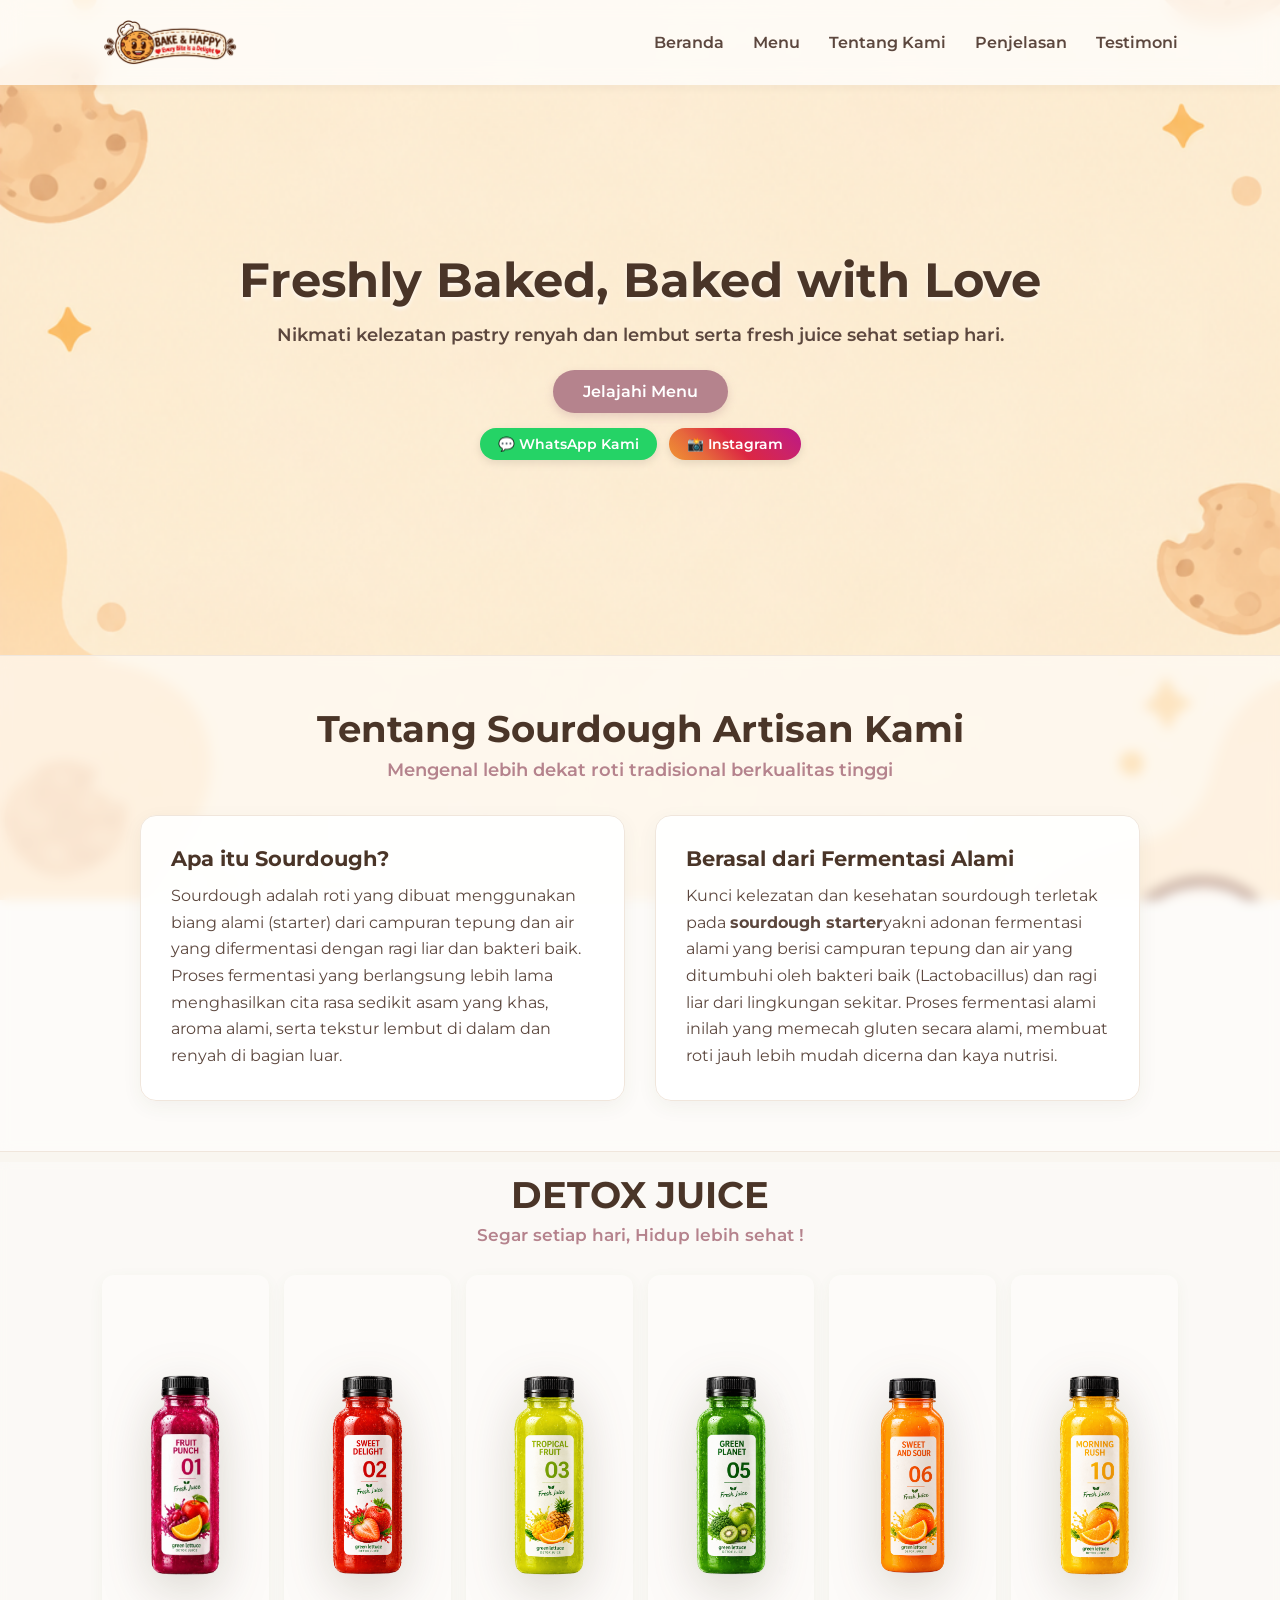
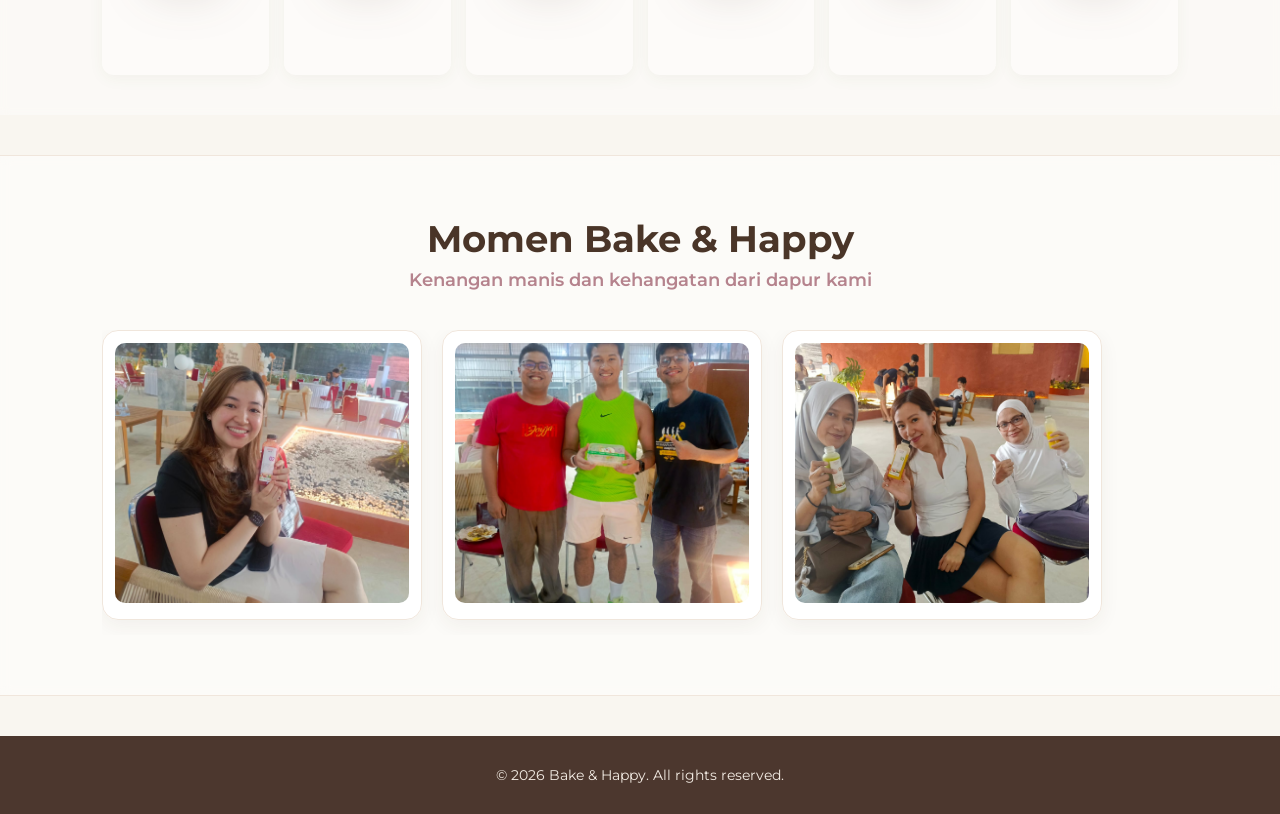
<file: index.html>
<!DOCTYPE html>
<html lang="id">
<head>
    <meta charset="UTF-8">
    <meta name="viewport" content="width=device-width, initial-scale=1.0">
    <title>Bake & Happy - Artisan Pastry & Fresh Juice</title>
    <!-- Menghubungkan ke file CSS eksternal -->
    <link rel="stylesheet" href="style.css">
    <!-- Google Fonts -->
    <link href="https://fonts.googleapis.com/css2?family=Montserrat:wght@400;600;700&display=swap" rel="stylesheet">
</head>
<body>

    <!-- Header / Navbar dengan Efek Blur -->
    <header class="navbar">
        <a href="index.html" class="logo-link">
            <img src="assets/images/banner-logo.png" alt="Bake & Happy Logo" class="navbar-logo-img">
        </a>
        <nav>
            <a href="index.html">Beranda</a>
            <a href="menu.html">Menu</a>
            <a href="about.html">Tentang Kami</a>
            <a href="#penjelasan">Penjelasan</a>
            <a href="#testimoni">Testimoni</a>
        </nav>
    </header>

    <!-- Hero Section -->
    <section id="home" class="hero">
        <div class="hero-content">
            <h1>Freshly Baked, Baked with Love</h1>
            <p>Nikmati kelezatan pastry renyah dan lembut serta fresh juice sehat setiap hari.</p>
            
            <!-- Tombol Navigasi & Sosial Media (WhatsApp & Instagram) di Bawah Teks -->
            <div class="hero-actions">
                <a href="menu.html" class="btn-primary">Jelajahi Menu</a>
                <div class="hero-social-links">
                    <a href="https://wa.me/6281382117100" target="_blank" class="social-btn whatsapp-btn">
                        💬 WhatsApp Kami
                    </a>
                    <a href="https://www.instagram.com/bake.and.happy/" target="_blank" class="social-btn instagram-btn">
                        📸 Instagram
                    </a>
                </div>
            </div>
        </div>
    </section>

    <!-- ==========================================
       SECTION PENJELASAN SOURDOUGH (BARU)
       ========================================== -->
    <section id="penjelasan" class="sourdough-explanation-section">
        <div class="explanation-container">
            <h2>Tentang Sourdough Artisan Kami</h2>
            <p class="subtitle-explanation">Mengenal lebih dekat roti tradisional berkualitas tinggi</p>
            
            <div class="explanation-content">
                <div class="explanation-card">
                    <h3>Apa itu Sourdough?</h3>
                    <p>Sourdough adalah roti yang dibuat menggunakan biang alami (starter) dari campuran tepung dan air yang difermentasi dengan ragi liar dan bakteri baik. Proses fermentasi yang berlangsung lebih lama menghasilkan cita rasa sedikit asam yang khas, aroma alami, serta tekstur lembut di dalam dan renyah di bagian luar.</p>
                </div>
                <div class="explanation-card">
                    <h3>Berasal dari Fermentasi Alami</h3>
                    <p>Kunci kelezatan dan kesehatan sourdough terletak pada <strong>sourdough starter</strong>yakni adonan fermentasi alami yang berisi campuran tepung dan air yang ditumbuhi oleh bakteri baik (Lactobacillus) dan ragi liar dari lingkungan sekitar. Proses fermentasi alami inilah yang memecah gluten secara alami, membuat roti jauh lebih mudah dicerna dan kaya nutrisi.</p>
                </div>
            </div>
        </div>
    </section>


    <!-- ==========================================
       INTERACTIVE 360° PRODUCT VIEWER SECTION (2 Botol Sejajar)
       ========================================== -->
    <section class="product-360-section">
        <div class="viewer-container">
            <h2>DETOX JUICE</h2>
            <p class="viewer-subtitle">Segar setiap hari, Hidup lebih sehat !</p>
            
            <!-- Container Grid untuk 7 Botol Sejajar -->
            <div class="bottles-grid">
                <!-- Botol 1: Sweet and Sour -->
                <div class="bottle-stage" id="bottleStage1">
                    <img src="assets/images/Fruit Punch Juice Bottle.png" alt="Fruit Punch Juice" class="interactive-bottle" id="rotatableBottle1">
                    <div class="drag-indicator"></div>
                </div>

                <!-- Botol 2: Fruit Punch -->
                <div class="bottle-stage" id="bottleStage2">
                    <img src="assets/images/Sweet Delight Fresh Juice Bottle.png" alt="Sweet Delight Fresh Juice Bottle" class="interactive-bottle" id="rotatableBottle2">
                    <div class="drag-indicator"></div>
                </div>

                <!-- Botol 3: Morning Rush -->
                <div class="bottle-stage" id="bottleStage3">
                    <img src="assets/images/Tropical Fruit Detox Juice Bottle.png" alt="Tropical Fruit Detox Juice Bottle" class="interactive-bottle" id="rotatableBottle3">
                    <div class="drag-indicator"></div>
                </div>

                <!-- Botol 4: Green Planet -->
                <div class="bottle-stage" id="bottleStage4">
                    <img src="assets/images/Emerald Green Juice Bottle.png" alt="Green Planet Juice" class="interactive-bottle" id="rotatableBottle4">
                    <div class="drag-indicator"></div>
                </div>

                <!-- Botol 5: Tropical Fruit -->
                <div class="bottle-stage" id="bottleStage5">
                    <img src="assets/images/Sweet and Sour Orange Juice Bottle.png" alt="Sweet and Sour Orange Juice Bottle" class="interactive-bottle" id="rotatableBottle5">
                    <div class="drag-indicator"></div>
                </div>

                <!-- Botol 6: Sweet Delight -->
                <div class="bottle-stage" id="bottleStage6">
                    <img src="assets/images/Morning Rush Citrus Juice.png" alt="Morning Rush" class="interactive-bottle" id="rotatableBottle6">
                    <div class="drag-indicator"></div>
                </div>
            </div>
        </div>
    </section>

    <!-- ==========================================
       SECTION GALERI / MOMEN TESTIMONI (Hanya Foto)
       ========================================== -->
    <section id="testimoni" class="testimonial-section">
        <div class="testimonial-container">
            <h2>Momen Bake & Happy</h2>
            <p class="subtitle-testimonial">Kenangan manis dan kehangatan dari dapur kami</p>
            
            <div class="testimonial-photo-grid">
                <!-- Foto Momen 1 -->
                <div class="photo-card">
                    <img src="assets/images/testimonial-1.jpg" alt="Momen Bake & Happy 1" class="gallery-photo">
                </div>

                <!-- Foto Momen 2 -->
                <div class="photo-card">
                    <img src="assets/images/testimonial-2.jpg" alt="Momen Bake & Happy 2" class="gallery-photo">
                </div>

                <!-- Foto Momen 3 -->
                <div class="photo-card">
                    <img src="assets/images/testimonial-3.jpg" alt="Momen Bake & Happy 3" class="gallery-photo">
                </div>
            </div>
        </div>
    </section>

    <!-- Footer -->
    <footer>
        <p>&copy; 2026 Bake & Happy. All rights reserved.</p>
    </footer>

    <!-- Script JavaScript untuk Interaksi Putar Ketujuh Produk -->
    <script>
        function setupBottleRotation(stageId, bottleId) {
            const stage = document.getElementById(stageId);
            const bottle = document.getElementById(bottleId);
            let isHovered = false;

            if (!stage || !bottle) return;

            stage.addEventListener('mouseenter', () => {
                isHovered = true;
                stage.style.cursor = 'ew-resize';
            });

            stage.addEventListener('mouseleave', () => {
                isHovered = false;
                stage.style.cursor = 'default';
                bottle.style.transform = `rotateY(0deg) scale(1)`;
            });

            stage.addEventListener('mousemove', (e) => {
                if (!isHovered) return;
                const rect = stage.getBoundingClientRect();
                const xPos = e.clientX - rect.left;
                const width = rect.width;
                const rotationAngle = ((xPos / width) - 0.5) * 120;
                bottle.style.transform = `rotateY(${rotationAngle}deg) scale(1.08)`;
            });
        }

        // Terapkan ke ketujuh botol
        setupBottleRotation('bottleStage1', 'rotatableBottle1');
        setupBottleRotation('bottleStage2', 'rotatableBottle2');
        setupBottleRotation('bottleStage3', 'rotatableBottle3');
        setupBottleRotation('bottleStage4', 'rotatableBottle4');
        setupBottleRotation('bottleStage5', 'rotatableBottle5');
        setupBottleRotation('bottleStage6', 'rotatableBottle6');
    </script>
</body>
</html>
</file>
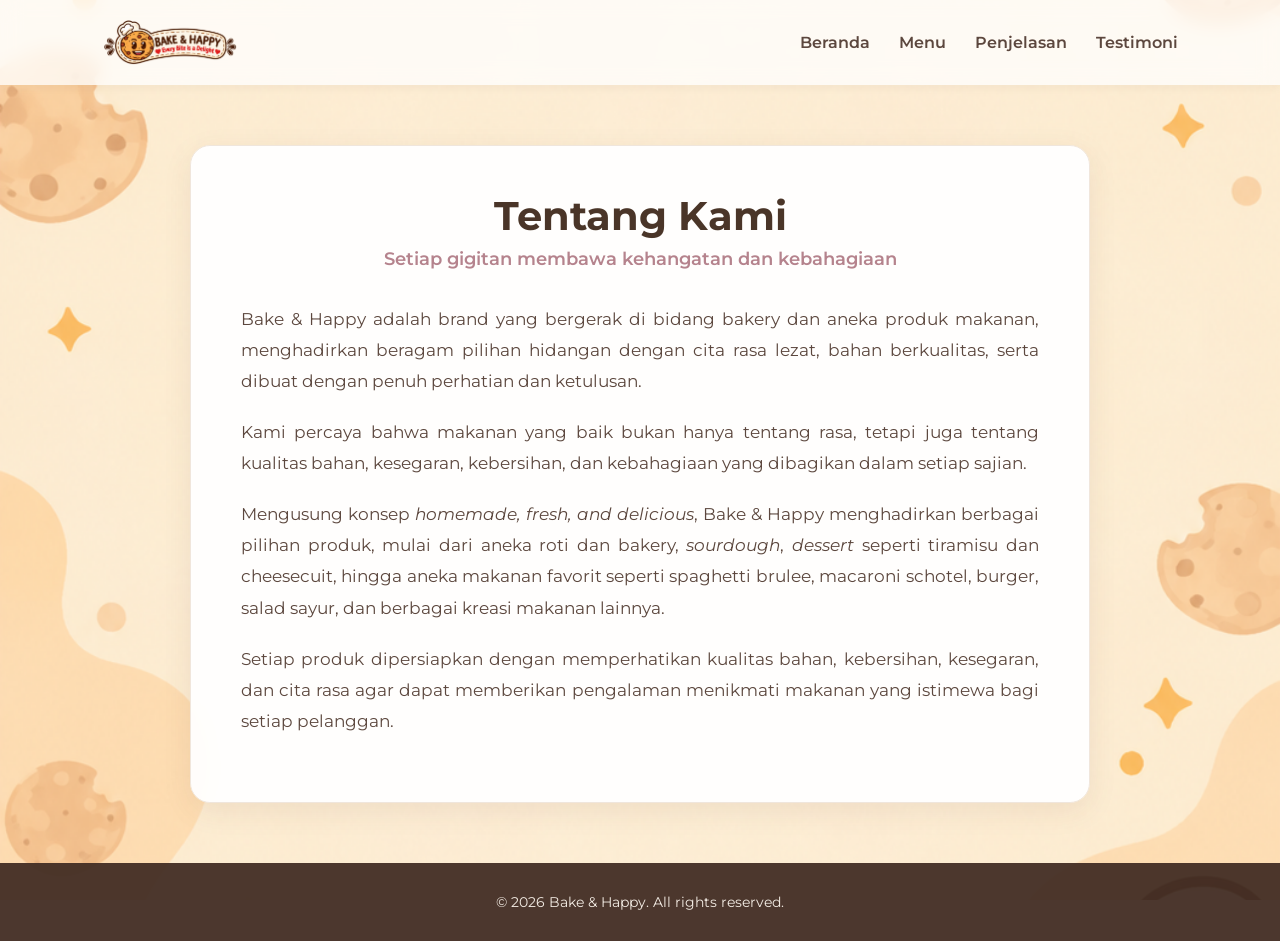
<file: about.html>
<!DOCTYPE html>
<html lang="id">
<head>
    <meta charset="UTF-8">
    <meta name="viewport" content="width=device-width, initial-scale=1.0">
    <title>Tentang Kami - Bake & Happy</title>
    <!-- Menghubungkan ke file CSS yang sama -->
    <link rel="stylesheet" href="style.css">
    <!-- Google Fonts -->
    <link href="https://fonts.googleapis.com/css2?family=Montserrat:wght@400;500;600;700&display=swap" rel="stylesheet">
    <!-- GSAP Library CDN -->
    <script src="https://cdnjs.cloudflare.com/ajax/libs/gsap/3.12.2/gsap.min.js"></script>
</head>
<body>

    <!-- Header / Navbar -->
    <header class="navbar">
        <a href="index.html" class="logo-link">
            <img src="assets/images/banner-logo.png" alt="Bake & Happy Logo" class="navbar-logo-img">
        </a>
        <nav>
            <a href="index.html">Beranda</a>
            <a href="menu.html">Menu</a>
            <a href="#penjelasan">Penjelasan</a>
            <a href="#testimoni">Testimoni</a>
        </nav>
    </header>

    <!-- About Section Content -->
    <section class="about-page-section">
        <div class="about-container">
            <h2>Tentang Kami</h2>
            <p class="subtitle-about">Setiap gigitan membawa kehangatan dan kebahagiaan</p>
            
            <div class="about-content-grid">
                <div class="about-text">
                    <p>
                        Bake & Happy adalah brand yang bergerak di bidang bakery dan aneka produk makanan, menghadirkan beragam pilihan hidangan dengan cita rasa lezat, bahan berkualitas, serta dibuat dengan penuh perhatian dan ketulusan.
                    </p>
                    <p>
                        Kami percaya bahwa makanan yang baik bukan hanya tentang rasa, tetapi juga tentang kualitas bahan, kesegaran, kebersihan, dan kebahagiaan yang dibagikan dalam setiap sajian.
                    </p>
                    <p>
                        Mengusung konsep <em>homemade, fresh, and delicious</em>, Bake & Happy menghadirkan berbagai pilihan produk, mulai dari aneka roti dan bakery, <em>sourdough</em>, <em>dessert</em> seperti tiramisu dan cheesecuit, hingga aneka makanan favorit seperti spaghetti brulee, macaroni schotel, burger, salad sayur, dan berbagai kreasi makanan lainnya.
                    </p>
                    <p>
                        Setiap produk dipersiapkan dengan memperhatikan kualitas bahan, kebersihan, kesegaran, dan cita rasa agar dapat memberikan pengalaman menikmati makanan yang istimewa bagi setiap pelanggan.
                    </p>
                </div>
            </div>
        </div>
    </section>

    <!-- Footer -->
    <footer>
        <p>&copy; 2026 Bake & Happy. All rights reserved.</p>
    </footer>

    <!-- JavaScript untuk update keranjang di navbar -->
    <script src="script.js"></script>
</body>
</html>
</file>
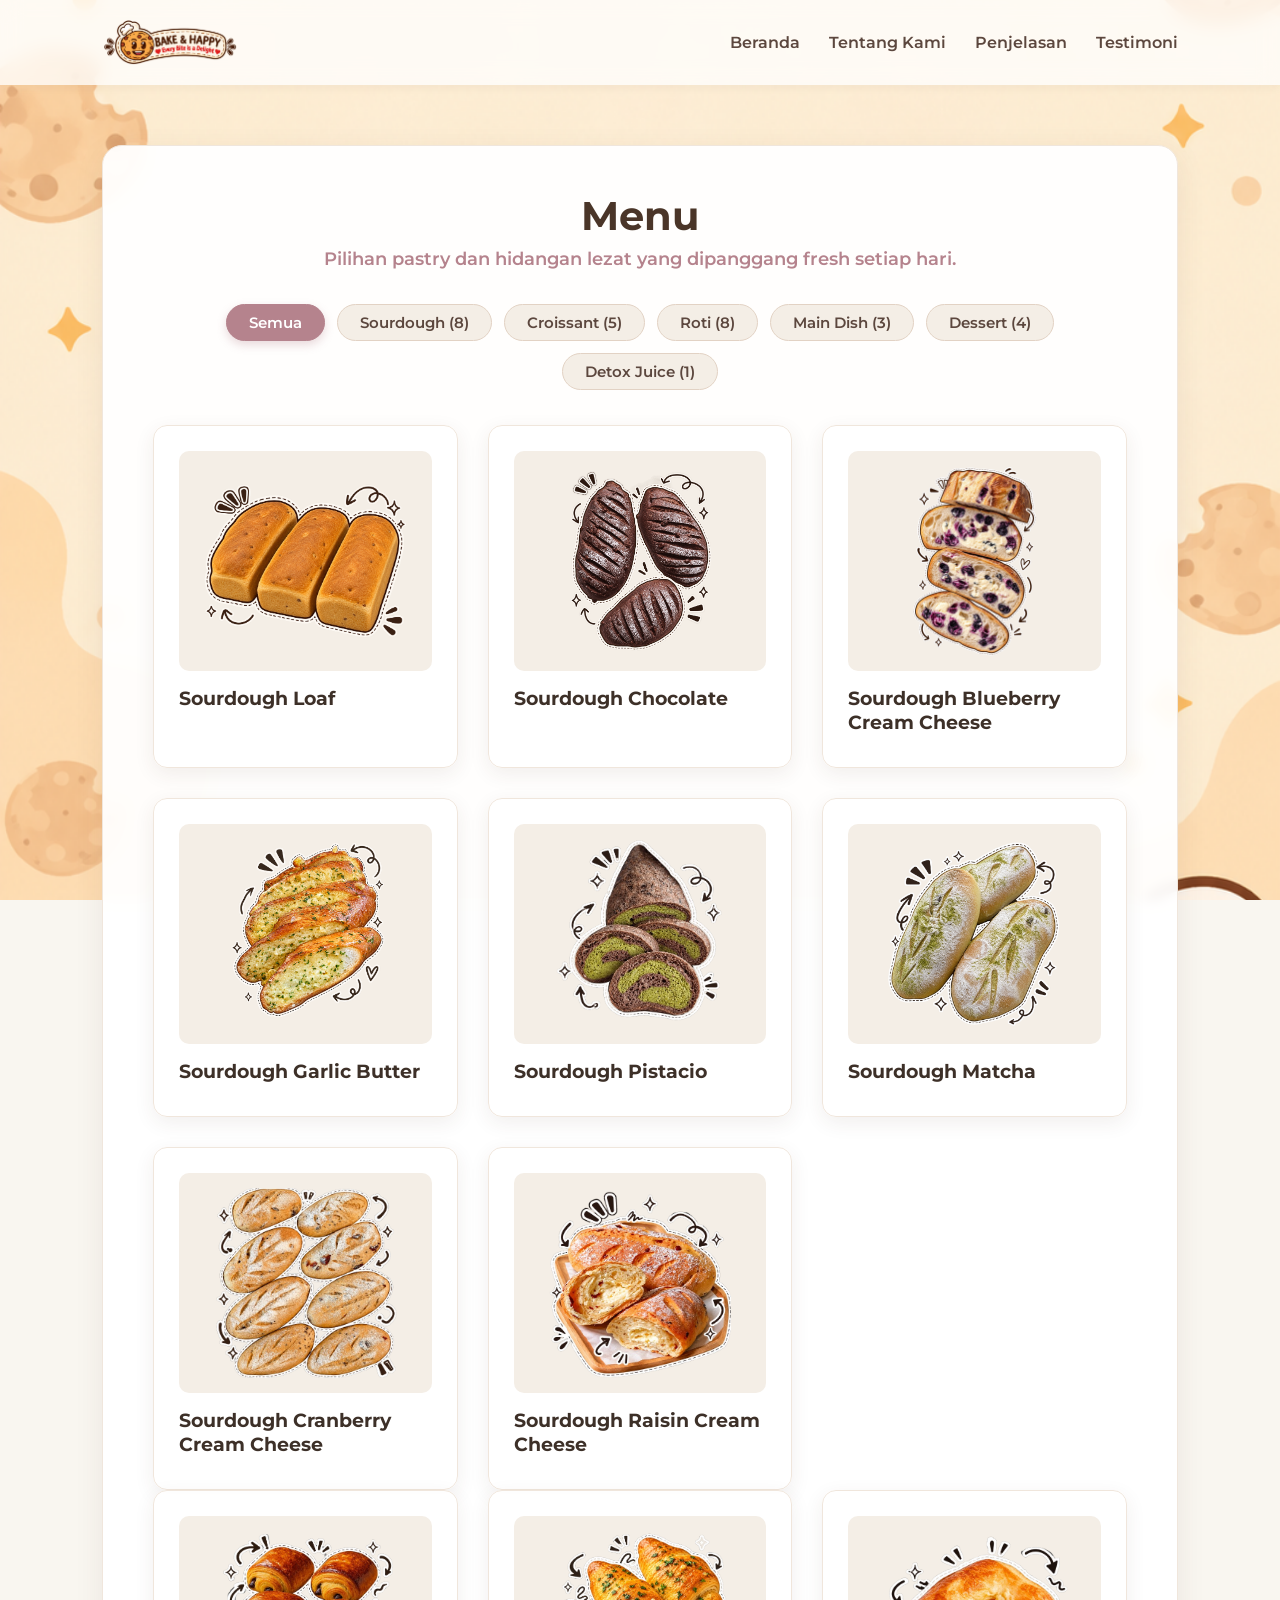
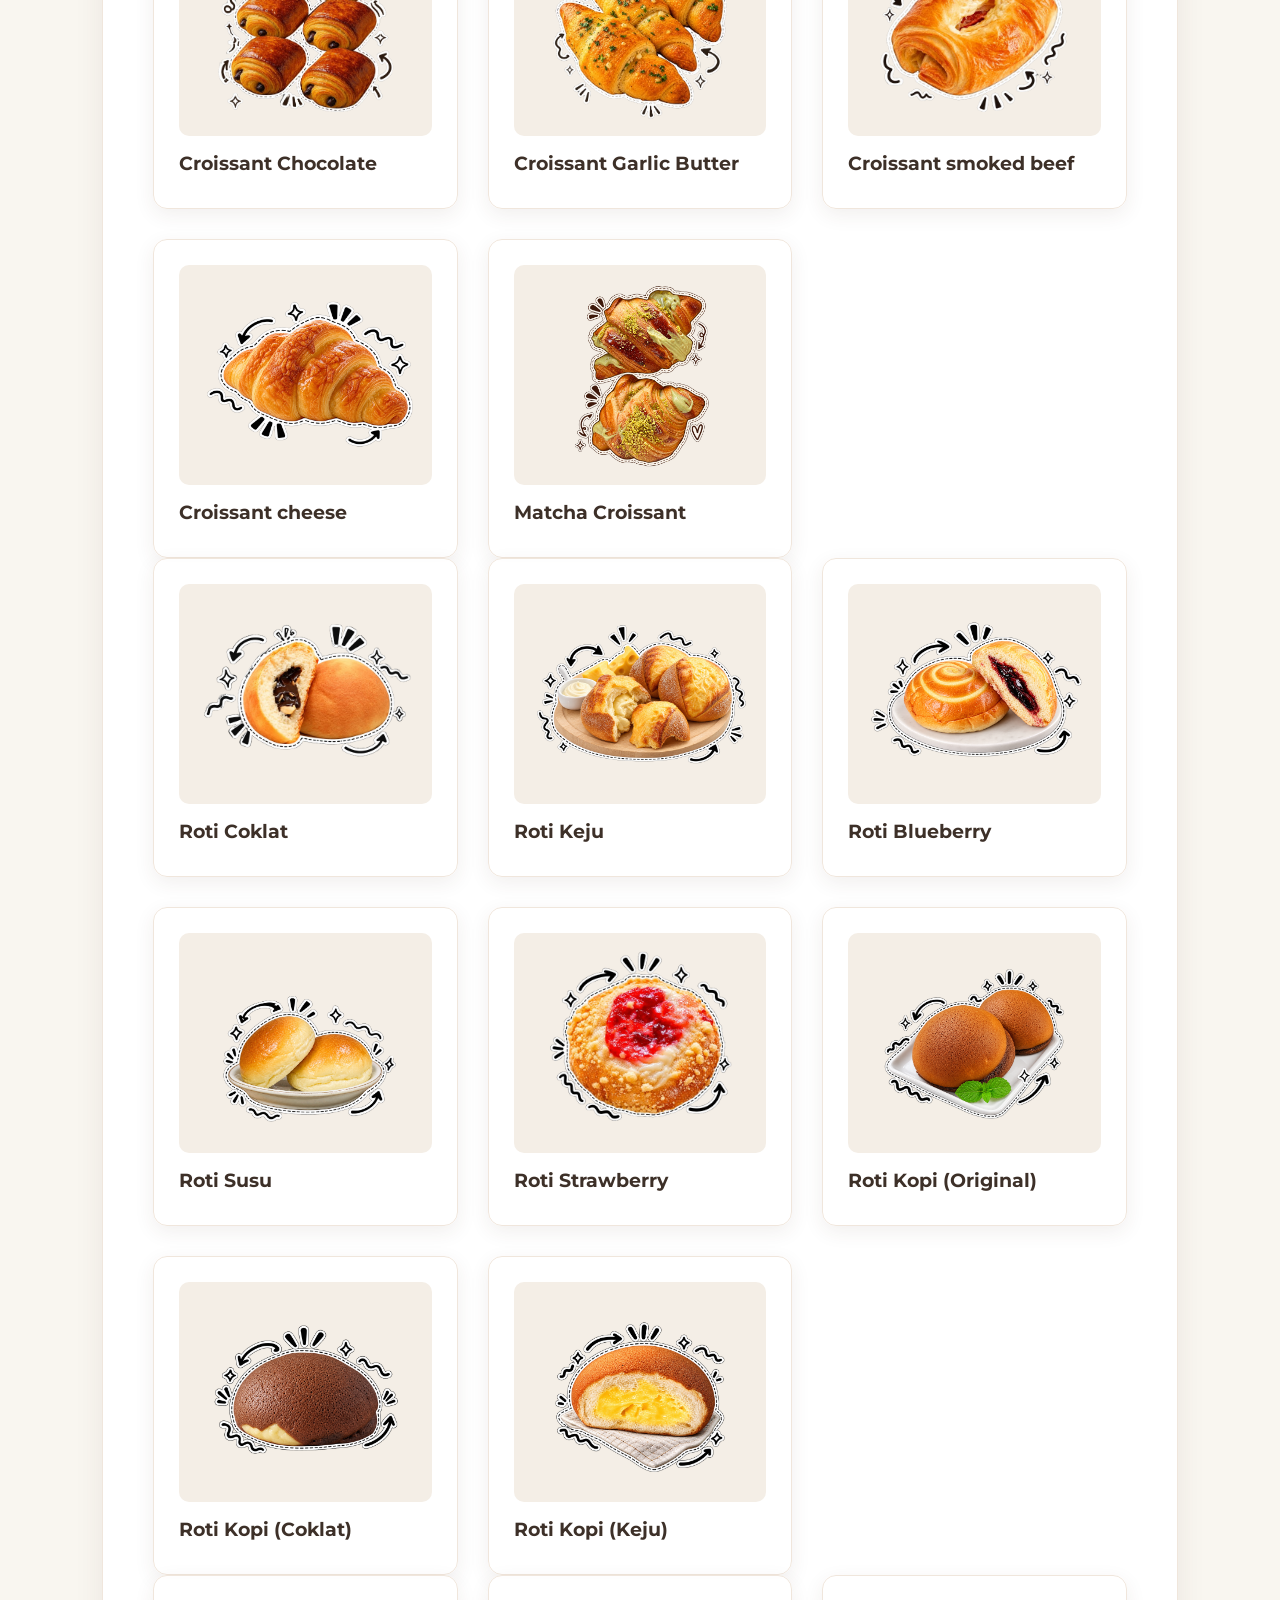
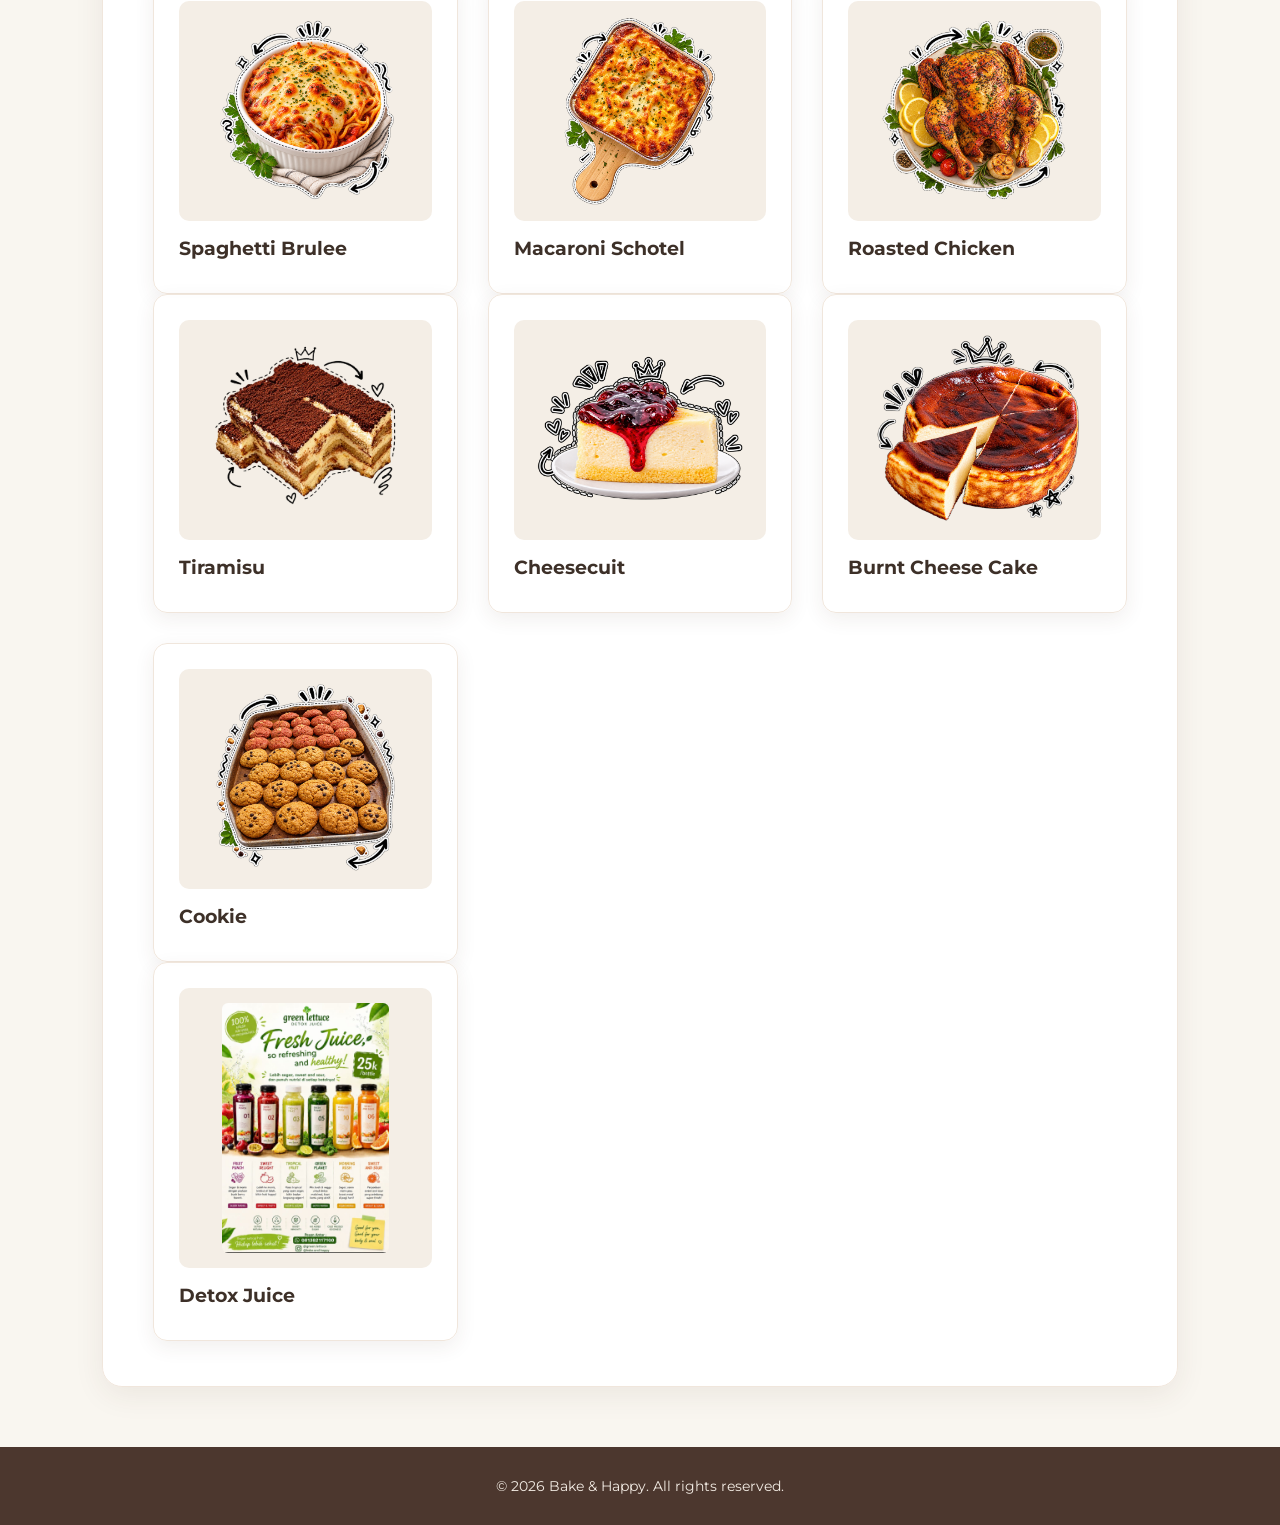
<file: menu.html>
<!DOCTYPE html>
<html lang="id">
<head>
    <meta charset="UTF-8">
    <meta name="viewport" content="width=device-width, initial-scale=1.0">
    <title>Menu - Bake & Happy</title>
    <!-- Menghubungkan ke file CSS yang sama -->
    <link rel="stylesheet" href="style.css">
    <!-- Google Fonts Montserrat -->
    <link href="https://fonts.googleapis.com/css2?family=Montserrat:wght@400;500;600;700&display=swap" rel="stylesheet">
    <!-- GSAP Library CDN -->
    <script src="https://cdnjs.cloudflare.com/ajax/libs/gsap/3.12.2/gsap.min.js"></script>
</head>
<body>

   <!-- Header / Navbar -->
<header class="navbar">
    <a href="index.html" class="logo-link">
        <img src="assets/images/banner-logo.png" alt="Bake & Happy Logo" class="navbar-logo-img">
    </a>
    <nav>
        <a href="index.html">Beranda</a>
        <a href="about.html">Tentang Kami</a>
        <a href="#penjelasan">Penjelasan</a>
        <a href="#testimoni">Testimoni</a>
    </nav>
</header>

<!-- Menu Page Section -->
<section class="menu-page-section">
    <div class="menu-container">
        <h2>Menu</h2>
        <p class="subtitle-menu">Pilihan pastry dan hidangan lezat yang dipanggang fresh setiap hari.</p>
        
        <!-- Tombol Filter Kategori -->
        <div class="category-tabs">
            <button class="tab-btn active" data-category="all">Semua</button>
            <button class="tab-btn" data-category="sourdough">Sourdough (8)</button>
            <button class="tab-btn" data-category="croissant">Croissant (5)</button>
            <button class="tab-btn" data-category="roti">Roti (8)</button>
            <button class="tab-btn" data-category="maindish">Main Dish (3)</button>
            <button class="tab-btn" data-category="dessert">Dessert (4)</button>
            <button class="tab-btn" data-category="detoxjuice">Detox Juice (1)</button>
        </div>

        <!-- ================= SECTION 1: SOURDOUGH (8 Varian) ================= -->
        <div class="menu-category-section" data-section="sourdough">
            <h3 class="category-heading"></h3>
            <div class="product-grid">
                <div class="product-card" data-category="sourdough">
                    <div class="product-img-container"><img src="assets/images/Sourdough loaf.png" alt="Classic Country Sourdough" class="product-img"></div>
                    <h3>Sourdough Loaf</h3>
                </div>
                <div class="product-card" data-category="sourdough">
                    <div class="product-img-container"><img src="assets/images/chocolate.png" alt="Seedy Whole Wheat" class="product-img"></div>
                    <h3>Sourdough Chocolate</h3>
                </div>
                <div class="product-card" data-category="sourdough">
                    <div class="product-img-container"><img src="assets/images/blueberry.png" alt="Rosemary Garlic Sourdough" class="product-img"></div>
                    <h3>Sourdough Blueberry Cream Cheese</h3>    
                </div>
                <div class="product-card" data-category="sourdough">
                    <div class="product-img-container"><img src="assets/images/garlic.png" alt="Jalapeno Cheddar Sourdough" class="product-img"></div>
                    <h3>Sourdough Garlic Butter</h3>
                </div>
                <div class="product-card" data-category="sourdough">
                    <div class="product-img-container"><img src="assets/images/pistacio.png" alt="Black Olive Sourdough" class="product-img"></div>
                    <h3>Sourdough Pistacio</h3>
                </div>
                <div class="product-card" data-category="sourdough">
                    <div class="product-img-container"><img src="assets/images/matchaa.png" alt="Cranberry Walnut Sourdough" class="product-img"></div>
                    <h3>Sourdough Matcha</h3>
                </div>
                <div class="product-card" data-category="sourdough">
                    <div class="product-img-container"><img src="assets/images/bery.png" alt="Multigrain Artisan Sourdough" class="product-img"></div>
                    <h3>Sourdough Cranberry Cream Cheese</h3>
                </div>
                <div class="product-card" data-category="sourdough">
                    <div class="product-img-container"><img src="assets/images/raisin.png" alt="Dark Rye Sourdough" class="product-img"></div>
                    <h3>Sourdough Raisin Cream Cheese</h3>
                </div>
            </div>
        </div>

        <!-- ================= SECTION 2: CROISSANT (8 Varian) ================= -->
        <div class="menu-category-section" data-section="croissant">
            <h3 class="category-heading"></h3>
            <div class="product-grid">
                <div class="product-card" data-category="croissant">
                    <div class="product-img-container"><img src="assets/images/coco.png" alt="Pistachio Croissant" class="product-img"></div>
                    <h3>Croissant Chocolate</h3>
                </div>
                <div class="product-card" data-category="croissant">
                    <div class="product-img-container"><img src="assets/images/gaa.png" alt="Almond Danish" class="product-img"></div>
                    <h3>Croissant Garlic Butter</h3>
                </div>
                <div class="product-card" data-category="croissant">
                    <div class="product-img-container"><img src="assets/images/beef.png" alt="Butter Croissant" class="product-img"></div>
                    <h3>Croissant smoked beef</h3>
                </div>
                <div class="product-card" data-category="croissant">
                    <div class="product-img-container"><img src="assets/images/ciss.png" alt="Pain au Chocolat" class="product-img"></div>
                    <h3>Croissant cheese</h3>
                </div>
                <div class="product-card" data-category="croissant">
                    <div class="product-img-container"><img src="assets/images/matcha.png" alt="Salted Caramel Croissant" class="product-img"></div>
                    <h3>Matcha Croissant</h3>
                </div>
            </div>
        </div>

        <!-- ================= SECTION 3: ROTI (8 Varian) ================= -->
        <div class="menu-category-section" data-section="roti">
            <h3 class="category-heading"></h3>
            <div class="product-grid">
                <div class="product-card" data-category="roti">
                    <div class="product-img-container"><img src="assets/images/cka.png" alt="Soft Milk Bread" class="product-img"></div>
                    <h3>Roti Coklat</h3>
                </div>
                <div class="product-card" data-category="roti">
                    <div class="product-img-container"><img src="assets/images/rc.png" alt="Japanese Shokupan" class="product-img"></div>
                    <h3>Roti Keju</h3>
                </div>
                <div class="product-card" data-category="roti">
                    <div class="product-img-container"><img src="assets/images/bl.png" alt="Garlic Cheese Bun" class="product-img"></div>
                    <h3>Roti Blueberry</h3>
                </div>
                <div class="product-card" data-category="roti">
                    <div class="product-img-container"><img src="assets/images/rs.png" alt="Sweet Chocolate Bun" class="product-img"></div>
                    <h3>Roti Susu</h3>
                </div>
                <div class="product-card" data-category="roti">
                    <div class="product-img-container"><img src="assets/images/st.png" alt="Cheese Roll" class="product-img"></div>
                    <h3>Roti Strawberry</h3>
                </div>
                <div class="product-card" data-category="roti">
                    <div class="product-img-container"><img src="assets/images/rk.png" alt="Cinnamon Roll" class="product-img"></div>
                    <h3>Roti Kopi (Original)</h3>
                </div>
                <div class="product-card" data-category="roti">
                    <div class="product-img-container"><img src="assets/images/rcka.png" alt="Roti Sobek Kelapa Pandan" class="product-img"></div>
                    <h3>Roti Kopi (Coklat)</h3>
                </div>
                <div class="product-card" data-category="roti">
                    <div class="product-img-container"><img src="assets/images/rkk.png" alt="Brioche Loaf" class="product-img"></div>
                    <h3>Roti Kopi (Keju)</h3>
                </div>
            </div>
        </div>

        <!-- ================= SECTION 4: MAIN DISH (8 Varian) ================= -->
        <div class="menu-category-section" data-section="maindish">
            <h3 class="category-heading"></h3>
            <div class="product-grid">
                <div class="product-card" data-category="maindish">
                    <div class="product-img-container"><img src="assets/images/spg.png" alt="Spaghetti Brulee" class="product-img"></div>
                    <h3>Spaghetti Brulee</h3>
                </div>
                <div class="product-card" data-category="maindish">
                    <div class="product-img-container"><img src="assets/images/mc.png" alt="Macaroni Schotel" class="product-img"></div>
                    <h3>Macaroni Schotel</h3>
                </div>
                <div class="product-card" data-category="maindish">
                    <div class="product-img-container"><img src="assets/images/rosted.png" alt="Artisan Beef Burger" class="product-img"></div>
                    <h3>Roasted Chicken</h3>
                </div>
            </div>
        </div>

        <!-- ================= SECTION 5: DESSERT (8 Varian) ================= -->
        <div class="menu-category-section" data-section="dessert">
            <h3 class="category-heading"></h3>
            <div class="product-grid">
                <div class="product-card" data-category="dessert">
                    <div class="product-img-container"><img src="assets/images/trsm.png" alt="Tiramisu Box" class="product-img"></div>
                    <h3>Tiramisu</h3>
                </div>
                <div class="product-card" data-category="dessert">
                    <div class="product-img-container"><img src="assets/images/ciscu.png" alt="Cheesecuit" class="product-img"></div>
                    <h3>Cheesecuit</h3>
                </div>
                <div class="product-card" data-category="dessert">
                    <div class="product-img-container"><img src="assets/images/bcc.png" alt="Matcha Ganache Tart" class="product-img"></div>
                    <h3>Burnt Cheese Cake</h3>
                </div>
                <div class="product-card" data-category="dessert">
                    <div class="product-img-container"><img src="assets/images/cookie.png" alt="Basque Burnt Cheesecake" class="product-img"></div>
                    <h3>Cookie</h3>
                </div>
            </div>
        </div>

        <!-- ================= SECTION 6: DETOX JUICE ================= -->
        <div class="menu-category-section" data-section="detoxjuice">
            <h3 class="category-heading"></h3>
            <div class="product-grid">
                <div class="product-card" data-category="detoxjuice">
                    <div class="product-img-container">
                        <img src="assets/images/detox.png" alt="Green Glow Detox" class="product-img" id="detoxImg">
                    </div>
                    <h3>Detox Juice</h3>
                </div>
            </div>
        </div>

    </div>
</section>

<!-- Modal Lightbox untuk Zoom Gambar Detox -->
<div id="imageModal" class="image-modal">
    <span class="modal-close">&times;</span>
    <img class="modal-content" id="modalImg" alt="Detox Juice Zoom">
</div>

<!-- Footer -->
<footer>
    <p>&copy; 2026 Bake & Happy. All rights reserved.</p>
</footer>

<!-- JavaScript untuk filter kategori & zoom detox.png -->
<script>
    // Filter Kategori Menu
    const tabButtons = document.querySelectorAll('.tab-btn');
    const categorySections = document.querySelectorAll('.menu-category-section');

    tabButtons.forEach(button => {
        button.addEventListener('click', () => {
            tabButtons.forEach(btn => btn.classList.remove('active'));
            button.classList.add('active');

            const selectedCategory = button.getAttribute('data-category');

            categorySections.forEach(section => {
                const sectionName = section.getAttribute('data-section');
                if (selectedCategory === 'all' || sectionName === selectedCategory) {
                    section.style.display = 'block';
                } else {
                    section.style.display = 'none';
                }
            });
        });
    });

    // Fitur Klik Gambar Detox (detox.png) agar Membesar (Lightbox Modal)
    const modal = document.getElementById('imageModal');
    const modalImg = document.getElementById('modalImg');
    const closeBtn = document.querySelector('.modal-close');
    const detoxImg = document.getElementById('detoxImg');

    if (detoxImg) {
        detoxImg.style.cursor = 'pointer';
        detoxImg.addEventListener('click', () => {
            modal.style.display = 'flex';
            modalImg.src = detoxImg.src;
        });
    }

    if (closeBtn) {
        closeBtn.addEventListener('click', () => {
            modal.style.display = 'none';
        });
    }

    if (modal) {
        modal.addEventListener('click', (e) => {
            if (e.target === modal) {
                modal.style.display = 'none';
            }
        });
    }
</script>
</body>
</html>
</file>
<file: style.css>
* {
    margin: 0;
    padding: 0;
    box-sizing: border-box;
}

body {
    font-family: 'Montserrat', sans-serif;
    background-color: #F9F6F0;
    background-image: url('assets/images/bg-bakery.png');
    background-size: cover;
    background-position: center;
    background-attachment: fixed;
    color: #3d3028;
    min-height: 100vh;
}

h1, h2, h3 {
    font-family: 'Montserrat', sans-serif;
    font-weight: 700;
}

/* Navbar dengan efek blur (glassmorphism) */
.navbar {
    display: flex;
    justify-content: space-between;
    align-items: center;
    padding: 20px 8%;
    background-color: rgba(255, 255, 255, 0.75); /* Warna putih semi-transparan */
    backdrop-filter: blur(10px); /* Efek blur di belakang navbar */
    -webkit-backdrop-filter: blur(10px); /* Dukungan untuk Safari */
    box-shadow: 0 2px 10px rgba(61, 48, 40, 0.05);
    position: sticky;
    top: 0;
    z-index: 100;
}

.logo {
    font-size: 1.4rem;
    font-weight: 700;
    color: #6b4432;
}

.navbar nav a {
    margin-left: 25px;
    text-decoration: none;
    color: #5c473e;
    font-weight: 600;
    transition: color 0.3s;
}

.navbar nav a:hover {
    color: #b5838d;
}

/* Hero Section */
.hero {
    height: 60vh;
    display: flex;
    align-items: center;
    justify-content: center;
    text-align: center;
    color: #4a3528;
    padding: 0 20px;
}

.hero-content h1 {
    font-size: 3rem;
    margin-bottom: 15px;
    color: #4a3528;
    text-shadow: 0 2px 4px rgba(255, 255, 255, 0.8);
}

.hero-content p {
    font-size: 1.1rem;
    margin-bottom: 25px;
    color: #5c473e;
    font-weight: 600;
}

.btn-primary {
    display: inline-block;
    padding: 12px 30px;
    background-color: #b5838d;
    color: white;
    text-decoration: none;
    border-radius: 25px;
    font-weight: 600;
    transition: background 0.3s, transform 0.2s;
    box-shadow: 0 4px 10px rgba(181, 131, 141, 0.3);
}

.btn-primary:hover {
    background-color: #9c6c77;
    transform: translateY(-2px);
}

/* Product Grid (3 Kolom Berjajar ke Samping) */
.product-grid {
    display: grid;
    grid-template-columns: repeat(3, 1fr);
    gap: 30px;
    width: 100%;
}

@media (max-width: 900px) {
    .product-grid {
        grid-template-columns: repeat(auto-fit, minmax(280px, 1fr));
    }
}

.product-card {
    background: rgba(255, 255, 255, 0.92);
    backdrop-filter: blur(4px);
    padding: 25px;
    border-radius: 14px;
    box-shadow: 0 6px 20px rgba(74, 53, 40, 0.08);
    text-align: left;
    transition: transform 0.3s, box-shadow 0.3s;
    border: 1px solid #f0e6dc;
}

.product-card:hover {
    transform: translateY(-5px);
    box-shadow: 0 10px 25px rgba(74, 53, 40, 0.15);
}

.product-img-placeholder {
    height: 220px;
    background-color: #f4eee6;
    border-radius: 10px;
    margin-bottom: 15px;
    display: flex;
    align-items: center;
    justify-content: center;
    font-size: 3.5rem;
}

.product-card h3 {
    font-size: 1.2rem;
    margin-bottom: 8px;
    color: #3d3028;
}

.price {
    font-weight: 600;
    color: #b5838d;
    margin-bottom: 15px;
    font-size: 1.05rem;
}

.btn-add {
    width: 100%;
    padding: 11px;
    background-color: #5c4033;
    color: white;
    border: none;
    border-radius: 8px;
    cursor: pointer;
    font-weight: 600;
    transition: background 0.3s;
}

.btn-add:hover {
    background-color: #432e24;
}

/* Footer */
footer {
    text-align: center;
    padding: 30px;
    background-color: rgba(67, 46, 36, 0.95);
    color: #f3ece4;
    font-size: 0.9rem;
}

/* Logo Gambar di Navbar */
.logo-link {
    display: flex;
    align-items: center;
}

.navbar-logo-img {
    height: 45px;
    width: auto;
    object-fit: contain;
}

/* Styling Halaman "Tentang Kami" (About) */
.about-page-section {
    padding: 60px 8%;
    min-height: 80vh;
    display: flex;
    align-items: center;
    justify-content: center;
}

.about-container {
    background: rgba(255, 255, 255, 0.94);
    backdrop-filter: blur(6px);
    padding: 45px 50px;
    border-radius: 20px;
    box-shadow: 0 8px 30px rgba(74, 53, 40, 0.08);
    max-width: 900px;
    width: 100%;
    border: 1px solid #f0e6dc;
}

.about-container h2 {
    font-size: 2.5rem;
    font-family: 'Montserrat', sans-serif;
    font-weight: 700;
    color: #4a3528;
    margin-bottom: 8px;
    text-align: center;
}

.subtitle-about {
    text-align: center;
    color: #b5838d;
    font-weight: 600;
    margin-bottom: 35px;
    font-size: 1.1rem;
}

.about-content-grid {
    display: flex;
    flex-direction: column;
    gap: 20px;
}

.about-text p {
    color: #5c473e;
    line-height: 1.85;
    margin-bottom: 20px;
    font-size: 1.05rem;
    text-align: justify;
}

@media (max-width: 768px) {
    .about-container {
        padding: 30px 20px;
    }
}

/* Styling Gambar Produk */
.product-img-container {
    height: 220px;
    background-color: #f4eee6;
    border-radius: 10px;
    margin-bottom: 15px;
    display: flex;
    align-items: center;
    justify-content: center;
    overflow: hidden;
    padding: 15px;
}

.product-img {
    max-height: 100%;
    max-width: 100%;
    width: auto;
    height: auto;
    object-fit: contain;
    transition: transform 0.3s ease;
}

.product-card:hover .product-img {
    transform: scale(1.06);
}

/* Styling Halaman Khusus Menu (menu.html) */
.menu-page-section {
    padding: 60px 8%;
    min-height: 80vh;
    display: flex;
    align-items: center;
    justify-content: center;
}

.menu-container {
    background: rgba(255, 255, 255, 0.94);
    backdrop-filter: blur(6px);
    padding: 45px 50px;
    border-radius: 20px;
    box-shadow: 0 8px 30px rgba(74, 53, 40, 0.08);
    max-width: 1100px;
    width: 100%;
    border: 1px solid #f0e6dc;
    text-align: center;
}

.menu-container h2 {
    font-size: 2.5rem;
    font-family: 'Montserrat', sans-serif;
    font-weight: 700;
    color: #4a3528;
    margin-bottom: 8px;
}

.subtitle-menu {
    color: #b5838d;
    font-weight: 600;
    margin-bottom: 35px;
    font-size: 1.1rem;
}

.menu-container .product-grid {
    text-align: left;
}

@media (max-width: 768px) {
    .menu-container {
        padding: 30px 20px;
    }
}

/* ==========================================
   Styling Tombol Kategori / Varian Roti di Menu
   ================================---------- */
.category-tabs {
    display: flex;
    justify-content: center;
    gap: 12px;
    margin-bottom: 35px;
    flex-wrap: wrap;
}

.tab-btn {
    padding: 8px 22px;
    background-color: #f4eee6;
    border: 1px solid #e2d2c4;
    color: #5c473e;
    font-family: 'Montserrat', sans-serif;
    font-weight: 600;
    font-size: 0.95rem;
    border-radius: 20px;
    cursor: pointer;
    transition: all 0.3s ease;
}

.tab-btn:hover {
    background-color: #b5838d;
    color: white;
    border-color: #b5838d;
}

.tab-btn.active {
    background-color: #b5838d;
    color: white;
    border-color: #b5838d;
    box-shadow: 0 4px 10px rgba(181, 131, 141, 0.3);
}

/* Memperbesar area dan tampilan gambar khusus untuk Detox Juice */
.menu-category-section[data-section="detoxjuice"] .product-img-container {
    height: 280px; /* Ditinggikan dari 220px agar poster juice tampil lebih besar */
    background-color: #f4eee6;
}

.menu-category-section[data-section="detoxjuice"] .product-img {
    max-height: 100%;
    max-width: 100%;
    object-fit: cover; /* Membuat gambar mengisi area dengan pas dan proporsional */
    border-radius: 6px;
}

.menu-category-section[data-section="detoxjuice"] .product-img-container {
    height: 280px;
    cursor: pointer;
}

.menu-category-section[data-section="detoxjuice"] .product-img {
    max-height: 100%;
    max-width: 100%;
    object-fit: cover;
    border-radius: 6px;
    transition: transform 0.3s ease;
}

.menu-category-section[data-section="detoxjuice"] .product-card:hover .product-img {
    transform: scale(1.03);
}

/* Modal Pop-up (Lightbox) Saat Gambar Ditekan */
.image-modal {
    display: none;
    position: fixed;
    z-index: 9999;
    left: 0;
    top: 0;
    width: 100%;
    height: 100%;
    background-color: rgba(0, 0, 0, 0.85);
    justify-content: center;
    align-items: center;
    backdrop-filter: blur(5px);
}

.modal-content {
    max-width: 90%;
    max-height: 85vh;
    border-radius: 12px;
    box-shadow: 0 10px 30px rgba(0, 0, 0, 0.5);
    object-fit: contain;
}

.modal-close {
    position: absolute;
    top: 25px;
    right: 35px;
    color: #fff;
    font-size: 40px;
    font-weight: bold;
    cursor: pointer;
    transition: color 0.3s;
}

.modal-close:hover {
    color: #b5838d;
}

/* ==========================================
   Styling Interactive 360° Product Viewer
   ================================---------- */
.product-360-section {
    padding: 10px 8% 40px 8%; 
    margin: -20px 0 30px 0;    /* Margin atas dibuat negatif agar section tertarik ke atas mendekati hero */
    text-align: center;
    background: rgba(255, 255, 255, 0.4);
    backdrop-filter: blur(5px);
}

.viewer-container h2 {
    font-size: 2.3rem;
    color: #4a3528;
    margin-bottom: 8px;
    font-family: 'Montserrat', sans-serif;
    font-weight: 700;
}

.viewer-subtitle {
    color: #b5838d;
    font-weight: 600;
    margin-bottom: 30px;
    font-size: 1.05rem;
}

/* Container Grid untuk 2 Botol Sejajar */
.bottles-grid {
    display: grid;
    grid-template-columns: 1fr 1fr;
    gap: 40px;
    width: 100%;
    max-width: 800px;
    margin: 0 auto;
}

.bottle-stage {
    position: relative;
    width: 100%;
    height: 450px;
    margin: 0 auto;
    display: flex;
    align-items: center;
    justify-content: center;
    cursor: grab;
    perspective: 1000px; /* Memberikan efek kedalaman 3D */
    user-select: none;
    background: rgba(255, 255, 255, 0.3);
    border-radius: 15px;
    box-shadow: 0 4px 15px rgba(74, 53, 40, 0.05);
    transition: background 0.3s;
}

.bottle-stage:hover {
    background: rgba(255, 255, 255, 0.5);
}

.interactive-bottle {
    max-height: 85%;
    max-width: 85%;
    object-fit: contain;
    transition: transform 0.1s ease-out;
    filter: drop-shadow(0 15px 25px rgba(74, 53, 40, 0.2));
}

.bottle-stage:active {
    cursor: grabbing;
}

.drag-indicator {
    position: absolute;
    bottom: 15px;
    background: rgba(92, 64, 51, 0.85);
    color: white;
    padding: 6px 16px;
    border-radius: 20px;
    font-size: 0.85rem;
    font-weight: 600;
    letter-spacing: 0.5px;
    pointer-events: none;
    opacity: 0;
    transition: opacity 0.3s;
    box-shadow: 0 4px 10px rgba(0,0,0,0.15);
}

.bottle-stage:hover .drag-indicator {
    opacity: 1;
}

/* Responsif untuk layar kecil / mobile */
@media (max-width: 768px) {
    .bottles-grid {
        grid-template-columns: 1fr;
        gap: 30px;
    }
    .bottle-stage {
        height: 400px;
    }
}

/* Container Grid untuk 7 Botol Sejajar */
.bottles-grid {
    display: grid;
    grid-template-columns: repeat(6, 1fr); /* Membagi menjadi 7 kolom sama besar */
    gap: 15px; /* Jarak antar botol disesuaikan agar pas */
    width: 100%;
    max-width: 1400px;
    margin: 0 auto;
}

.bottle-stage {
    position: relative;
    width: 100%;
    height: 400px;
    margin: 0 auto;
    display: flex;
    align-items: center;
    justify-content: center;
    cursor: grab;
    perspective: 1000px;
    user-select: none;
    background: rgba(255, 255, 255, 0.3);
    border-radius: 12px;
    box-shadow: 0 4px 15px rgba(74, 53, 40, 0.05);
    transition: background 0.3s;
}

.bottle-stage:hover {
    background: rgba(255, 255, 255, 0.5);
}

.interactive-bottle {
    max-height: 80%;
    max-width: 80%;
    object-fit: contain;
    transition: transform 0.1s ease-out;
    filter: drop-shadow(0 15px 25px rgba(74, 53, 40, 0.2));
}

.drag-indicator {
    position: absolute;
    bottom: 10px;
    background: rgba(92, 64, 51, 0.85);
    color: white;
    padding: 4px 10px;
    border-radius: 20px;
    font-size: 0.7rem;
    font-weight: 600;
    letter-spacing: 0.5px;
    pointer-events: none;
    opacity: 0;
    transition: opacity 0.3s;
    box-shadow: 0 4px 10px rgba(0,0,0,0.15);
}

.bottle-stage:hover .drag-indicator {
    opacity: 1;
}

/* Responsif untuk layar tablet / HP */
@media (max-width: 1200px) {
    .bottles-grid {
        grid-template-columns: repeat(4, 1fr); /* 4 kolom di layar medium */
    }
}

@media (max-width: 768px) {
    .bottles-grid {
        grid-template-columns: 1fr; /* 1 kolom berderet ke bawah di HP */
        gap: 25px;
    }
    .bottle-stage {
        height: 380px;
    }
}

/* Styling tombol aksi dan sosial media di bawah teks Hero */
.hero-actions {
    display: flex;
    flex-direction: column;
    align-items: center;
    gap: 15px;
    margin-top: 10px;
}

.hero-social-links {
    display: flex;
    gap: 12px;
    justify-content: center;
}

.social-btn {
    display: inline-flex;
    align-items: center;
    gap: 6px;
    padding: 8px 18px;
    border-radius: 20px;
    text-decoration: none;
    font-size: 0.85rem;
    font-weight: 600;
    transition: transform 0.2s ease, opacity 0.3s ease;
    box-shadow: 0 3px 8px rgba(0, 0, 0, 0.1);
}

.whatsapp-btn {
    background-color: #25d366;
    color: #ffffff;
}

.whatsapp-btn:hover {
    background-color: #1ebe5d;
    transform: translateY(-2px);
}

.instagram-btn {
    background: linear-gradient(45deg, #f09433, #e6683c, #dc2743, #cc2366, #bc1888);
    color: #ffffff;
}

.instagram-btn:hover {
    opacity: 0.9;
    transform: translateY(-2px);
}

/* ==========================================
   Styling Section Penjelasan Sourdough
   ================================---------- */
.sourdough-explanation-section {
    padding: 50px 8%;
    background: rgba(255, 255, 255, 0.6);
    backdrop-filter: blur(6px);
    margin: 30px 0;
    text-align: center;
    border-top: 1px solid #f0e6dc;
    border-bottom: 1px solid #f0e6dc;
}

.explanation-container {
    max-width: 1000px;
    margin: 0 auto;
}

.sourdough-explanation-section h2 {
    font-size: 2.3rem;
    color: #4a3528;
    margin-bottom: 8px;
    font-weight: 700;
}

.subtitle-explanation {
    color: #b5838d;
    font-weight: 600;
    margin-bottom: 35px;
    font-size: 1.1rem;
}

.explanation-content {
    display: grid;
    grid-template-columns: 1fr 1fr;
    gap: 30px;
    text-align: left;
}

.explanation-card {
    background: rgba(255, 255, 255, 0.9);
    padding: 30px;
    border-radius: 16px;
    box-shadow: 0 6px 20px rgba(74, 53, 40, 0.06);
    border: 1px solid #f0e6dc;
    transition: transform 0.3s ease;
}

.explanation-card:hover {
    transform: translateY(-4px);
}

.explanation-card h3 {
    font-size: 1.3rem;
    color: #4a3528;
    margin-bottom: 12px;
}

.explanation-card p {
    color: #5c473e;
    line-height: 1.7;
    font-size: 0.98rem;
}

/* Responsif untuk layar HP/Tablet */
@media (max-width: 768px) {
    .explanation-content {
        grid-template-columns: 1fr;
        gap: 20px;
    }
}

/* ==========================================
   Styling Tombol Aksi & Sosial Media Hero
   ================================---------- */
.hero-actions {
    display: flex;
    flex-direction: column;
    align-items: center;
    gap: 15px;
    margin-top: 10px;
}

.hero-social-links {
    display: flex;
    gap: 12px;
    justify-content: center;
}

.social-btn {
    display: inline-flex;
    align-items: center;
    gap: 6px;
    padding: 8px 18px;
    border-radius: 20px;
    text-decoration: none;
    font-size: 0.85rem;
    font-weight: 600;
    transition: transform 0.2s ease, opacity 0.3s ease;
    box-shadow: 0 3px 8px rgba(0, 0, 0, 0.1);
}

.whatsapp-btn {
    background-color: #25d366;
    color: #ffffff;
}

.whatsapp-btn:hover {
    background-color: #1ebe5d;
    transform: translateY(-2px);
}

.instagram-btn {
    background: linear-gradient(45deg, #f09433, #e6683c, #dc2743, #cc2366, #bc1888);
    color: #ffffff;
}

.instagram-btn:hover {
    opacity: 0.9;
    transform: translateY(-2px);
}

/* ==========================================
   Perbaikan Responsif Navbar untuk Handphone
   ========================================== */
@media (max-width: 768px) {
    .navbar {
        padding: 12px 5%;
        flex-wrap: wrap; /* Membuat elemen menyesuaikan jika tidak muat */
        justify-content: space-between;
    }

    .navbar-logo-img {
        height: 35px; /* Memperkecil sedikit logo di HP agar pas */
    }

    .navbar nav {
        display: flex;
        flex-wrap: wrap;
        gap: 8px 12px; /* Jarak antar menu baris dan kolom */
        justify-content: center;
        width: 100%;
        margin-top: 10px;
        padding-top: 8px;
        border-top: 1px solid rgba(226, 210, 196, 0.5); /* Garis pemisah tipis yang elegan */
    }

    .navbar nav a {
        margin-left: 0 !important;
        font-size: 0.85rem; /* Menyesuaikan ukuran font agar semua menu muat rapi */
        padding: 4px 8px;
        background-color: rgba(255, 255, 255, 0.5);
        border-radius: 12px;
    }
}

/* ==========================================
   Perbaikan Navbar Sejajar ke Kanan di HP
   ========================================== */
@media (max-width: 768px) {
    .navbar {
        padding: 10px 4%;
        display: flex;
        align-items: center;
        justify-content: space-between; /* Logo di kiri, menu di kanan */
        flex-wrap: nowrap; /* Mencegah elemen turun baris */
    }

    .navbar-logo-img {
        height: 32px; /* Ukuran logo disesuaikan agar pas di HP */
        width: auto;
    }

    .navbar nav {
        display: flex;
        gap: 8px; /* Jarak antar menu */
        align-items: center;
        justify-content: flex-end;
        flex-wrap: nowrap;
        overflow-x: auto; /* Bisa digeser ke samping jika layar terlalu kecil */
        padding-bottom: 2px;
    }

    .navbar nav::-webkit-scrollbar {
        display: none; /* Menghilangkan scrollbar agar terlihat bersih */
    }

    .navbar nav a {
        margin-left: 0 !important;
        font-size: 0.75rem; /* Ukuran teks pas untuk layar HP */
        white-space: nowrap; /* Mencegah teks terpotong ke bawah */
        padding: 4px 8px;
        background-color: rgba(255, 255, 255, 0.6);
        border-radius: 10px;
    }
}

/* ==========================================
   BARU: Pengaturan Grid Menu Produk Menjadi 2 Kolom di HP
   ========================================== */
@media (max-width: 768px) {
    .product-grid {
        display: grid !important;
        grid-template-columns: repeat(2, 1fr) !important; /* Memaksa kartu produk menjadi 2 kolom berdampingan ke samping */
        gap: 12px !important; /* Jarak antar kartu agar pas di layar kecil */
    }

    .product-card {
        padding: 12px !important;
    }

    .product-img-container {
        height: 130px !important; /* Menyesuaikan tinggi kotak gambar produk di HP */
    }

    .product-card h3 {
        font-size: 0.85rem !important; /* Ukuran font judul produk pas untuk layar HP */
    }
}

/* ==========================================
   Perbaikan Tombol Kategori Menu Berjajar di HP
   ========================================== */
@media (max-width: 768px) {
    .category-tabs {
        display: grid !important;
        grid-template-columns: repeat(2, 1fr) !important; /* Membuat tombol kategori berjajar 2 kolom ke samping */
        gap: 8px !important; /* Jarak antar tombol */
        width: 100% !important;
        padding: 0 10px;
    }

    .tab-btn {
        width: 100% !important;
        text-align: center !important;
        padding: 8px 10px !important;
        font-size: 0.85rem !important;
        white-space: nowrap; /* Mencegah teks terpotong aneh */
    }
}

/* ==========================================
   BARU: Detox Juice 2 Baris ke Bawah & Bisa Digeser di HP
   ========================================== */
@media (max-width: 768px) {
    .bottles-grid {
        display: flex !important;
        flex-direction: row !important; /* Berjajar menyamping secara horizontal */
        overflow-x: auto !important;     /* Bisa digeser/di-swipe kiri-kanan dengan jari */
        scroll-snap-type: x mandatory !important;
        gap: 15px !important;
        padding: 10px 15px 20px 15px !important;
        justify-content: flex-start !important;
    }

    .bottles-grid::-webkit-scrollbar {
        height: 6px;
    }

    .bottles-grid::-webkit-scrollbar-thumb {
        background-color: rgba(181, 131, 141, 0.5);
        border-radius: 10px;
    }

    .bottle-stage {
        flex: 0 0 75% !important;         /* Setiap kartu botol memakan 75% lebar layar HP agar terlihat sebagian di sampingnya (efek carousel) */
        height: 360px !important;
        scroll-snap-align: center !important;
        background: rgba(255, 255, 255, 0.6) !important;
        border-radius: 15px !important;
        box-shadow: 0 4px 15px rgba(74, 53, 40, 0.08) !important;
    }

    .interactive-bottle {
        max-height: 80% !important;
        max-width: 80% !important;
    }
}

/* ==========================================
   Styling Galeri Foto Testimoni (Tanpa Teks)
   ================================---------- */
.testimonial-section {
    padding: 60px 8%;
    background: rgba(255, 255, 255, 0.5);
    backdrop-filter: blur(6px);
    margin: 40px 0;
    text-align: center;
    border-top: 1px solid #f0e6dc;
    border-bottom: 1px solid #f0e6dc;
}

.testimonial-container {
    max-width: 1200px;
    margin: 0 auto;
}

.testimonial-section h2 {
    font-size: 2.3rem;
    color: #4a3528;
    margin-bottom: 8px;
    font-weight: 700;
}

.subtitle-testimonial {
    color: #b5838d;
    font-weight: 600;
    margin-bottom: 40px;
    font-size: 1.1rem;
}

.testimonial-photo-grid {
    display: grid;
    grid-template-columns: repeat(3, 1fr);
    gap: 25px;
}

.photo-card {
    background: rgba(255, 255, 255, 0.9);
    padding: 12px;
    border-radius: 16px;
    box-shadow: 0 6px 20px rgba(74, 53, 40, 0.06);
    border: 1px solid #f0e6dc;
    overflow: hidden;
    transition: transform 0.3s ease, box-shadow 0.3s ease;
}

.photo-card:hover {
    transform: translateY(-5px);
    box-shadow: 0 10px 25px rgba(74, 53, 40, 0.12);
}

.gallery-photo {
    width: 100%;
    height: 280px;
    object-fit: cover;
    border-radius: 10px;
    transition: transform 0.3s ease;
}

.photo-card:hover .gallery-photo {
    transform: scale(1.03);
}

/* Responsif untuk layar HP / Tablet */
@media (max-width: 900px) {
    .testimonial-photo-grid {
        grid-template-columns: 1fr;
        gap: 20px;
    }
    
    .gallery-photo {
        height: 240px;
    }
}

/* ==========================================
   Galeri Foto Momen Berjajar Menyamping ke Samping
   ================================---------- */
.testimonial-photo-grid {
    display: flex !important;
    flex-direction: row !important; /* Berjajar menyamping ke kanan */
    gap: 20px !important;
    overflow-x: auto !important;     /* Bisa digeser/swipe kiri-kanan */
    scroll-snap-type: x mandatory !important;
    padding-bottom: 15px !important;
    justify-content: flex-start !important;
}

.testimonial-photo-grid::-webkit-scrollbar {
    height: 6px;
}

.testimonial-photo-grid::-webkit-scrollbar-thumb {
    background-color: rgba(181, 131, 141, 0.5);
    border-radius: 10px;
}

.photo-card {
    flex: 0 0 320px !important;      /* Mengatur lebar tetap untuk setiap kartu foto agar rapi menyamping */
    scroll-snap-align: start !important;
    background: rgba(255, 255, 255, 0.9);
    padding: 12px;
    border-radius: 16px;
    box-shadow: 0 6px 20px rgba(74, 53, 40, 0.06);
    border: 1px solid #f0e6dc;
    transition: transform 0.3s ease, box-shadow 0.3s ease;
}

.photo-card:hover {
    transform: translateY(-5px);
    box-shadow: 0 10px 25px rgba(74, 53, 40, 0.12);
}

.gallery-photo {
    width: 100%;
    height: 260px;
    object-fit: cover;
    border-radius: 10px;
    transition: transform 0.3s ease;
}

.photo-card:hover .gallery-photo {
    transform: scale(1.03);
}

/* Responsif khusus layar HP */
@media (max-width: 768px) {
    .photo-card {
        flex: 0 0 75% !important; /* Di layar HP, kartu foto akan tampil proporsional bersanding dengan foto berikutnya */
    }
    
    .gallery-photo {
        height: 220px;
    }
}

/* ==========================================
   Navbar Bisa Digeser (Swipeable) ke Samping di HP
   ========================================== */
@media (max-width: 768px) {
    .navbar {
        display: flex !important;
        align-items: center !important;
        justify-content: space-between !important;
        padding: 12px 4% !important;
        flex-wrap: nowrap !important; /* Mencegah elemen turun ke bawah */
        overflow: hidden !important;
    }

    .logo-link {
        flex-shrink: 0 !important; /* Menjaga ukuran logo agar tidak ikut menyusut */
    }

    .navbar-logo-img {
        height: 32px !important;
        width: auto !important;
    }

    .navbar nav {
        display: flex !important;
        flex-direction: row !important;
        flex-wrap: nowrap !important;
        gap: 8px !important;
        overflow-x: auto !important;     /* Membuat menu bisa digeser/di-swipe ke kiri-kanan */
        -webkit-overflow-scrolling: touch !important;
        scroll-snap-type: x mandatory !important;
        justify-content: flex-start !important;
        width: auto !important;
        max-width: 60% !important;       /* Membatasi area menu agar tidak menabrak logo */
        padding-bottom: 4px !important;
        margin-top: 0 !important;
        border-top: none !important;
    }

    /* Menyembunyikan scrollbar bawaan agar terlihat bersih */
    .navbar nav::-webkit-scrollbar {
        display: none !important;
    }

    .navbar nav a {
        flex: 0 0 auto !important;
        margin-left: 0 !important;
        font-size: 0.75rem !important;
        white-space: nowrap !important;  /* Mencegah teks terpotong ke bawah */
        padding: 5px 10px !important;
        background-color: rgba(255, 255, 255, 0.7) !important;
        border-radius: 12px !important;
        scroll-snap-align: start !important;
        box-shadow: 0 2px 5px rgba(74, 53, 40, 0.05);
    }
}

/* ==========================================
   Menurunkan Posisi Teks Hero di Handphone
   ========================================== */
@media (max-width: 768px) {
    .hero {
        padding-top: 50px !important; /* Menambahkan jarak atas di dalam section hero */
        height: auto !important;       /* Mengubah tinggi agar menyesuaikan isi teks secara fleksibel */
        min-height: 55vh;
        padding-bottom: 40px;
    }

    .hero-content h1 {
        font-size: 2.1rem !important; /* Menyesuaikan ukuran font agar pas dan tidak terlalu besar di HP */
        margin-top: 20px !important;  /* Memberikan jarak dorongan ke bawah dari atas */
    }
}
</file>
